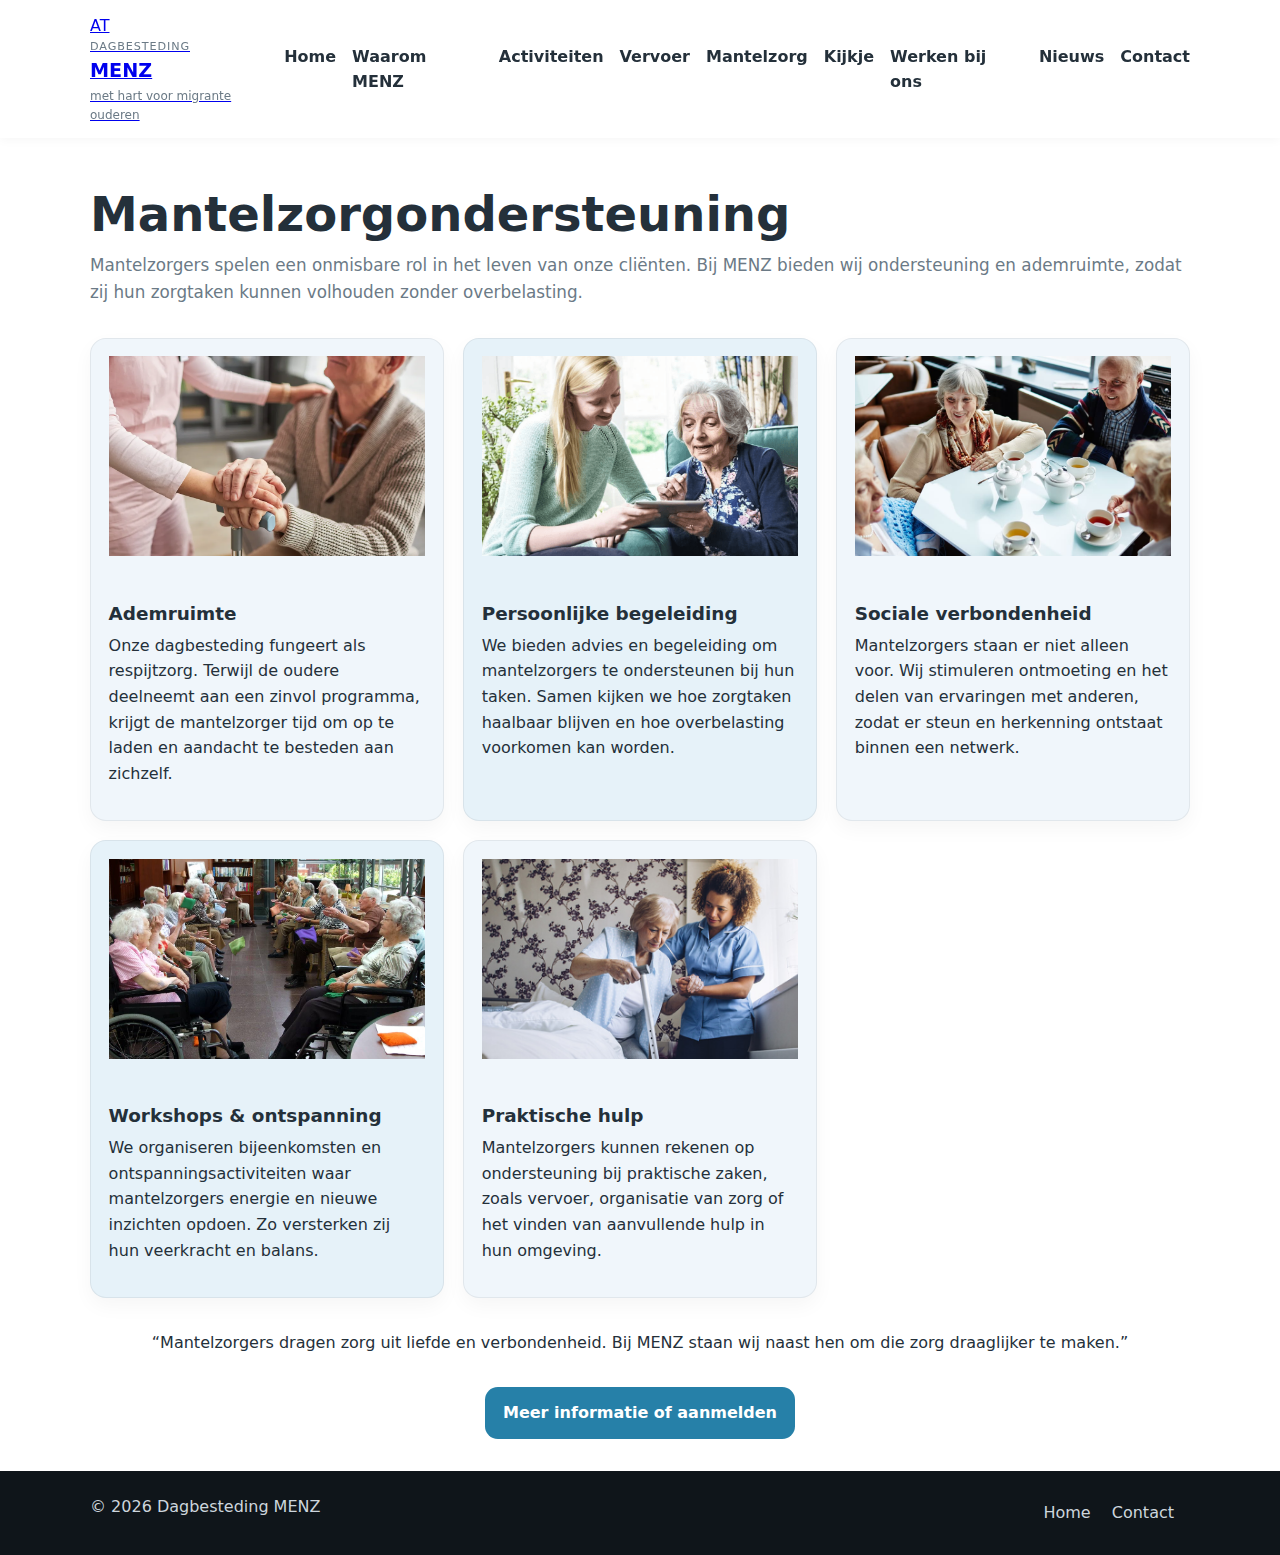
<file: mantelzorg.html>
<!DOCTYPE html>
<html lang="nl">
<head>
  <meta charset="utf-8" />
  <meta name="viewport" content="width=device-width, initial-scale=1" />
  <title>Mantelzorg – Dagbesteding MENZ</title>
  <link rel="stylesheet" href="css/style.css" />
</head>
<body>
  <header class="site-header">
    <div class="container header-inner">
      <a class="brand" href="index.html">
        <div class="brand-mark">AT</div>
        <div class="brand-text">
          <span class="brand-top">DAGBESTEDING</span>
          <span class="brand-name">MENZ</span>
          <span class="brand-sub">met hart voor migrante ouderen</span>
        </div>
      </a>
      <nav class="main-nav" aria-label="Hoofdmenu">
        <button class="nav-toggle" aria-expanded="false" aria-controls="navlist">Menu</button>
      <ul id="navlist">
        <li><a href="index.html">Home</a></li>
        <li><a href="waarom.html">Waarom MENZ</a></li>
        <li><a href="activiteiten.html">Activiteiten</a></li>
        <li><a href="vervoer.html">Vervoer</a></li>
        <li><a href="mantelzorg.html" class="active">Mantelzorg</a></li>
        <li><a href="een-kijkje-bij-ons.html">Kijkje</a></li>
        <li><a href="werken.html">Werken bij ons</a></li>
        <li><a href="nieuws.html">Nieuws</a></li>
        <li><a href="contact.html">Contact</a></li>
      </ul>
      </nav>
    </div>
  </header>

<p style="margin-bottom:1rem;">&nbsp;</p>

  <main>
  <section class="container">
    <h1>Mantelzorgondersteuning</h1>
    <p class="lead">
      Mantelzorgers spelen een onmisbare rol in het leven van onze cliënten. Bij MENZ bieden wij ondersteuning en ademruimte, zodat zij hun zorgtaken kunnen volhouden zonder overbelasting.
    </p>

    <div class="grid-3 cards" style="margin-top:2rem;">
      <article class="card" style="background:#f0f6fb;">
        <img src="images/img7.webp" alt="Ademruimte" class="card-img">
        <p style="margin-bottom:1rem;">&nbsp;</p>
        <h3>Ademruimte</h3>
        <p>
          Onze dagbesteding fungeert als respijtzorg. Terwijl de oudere deelneemt aan een zinvol programma, krijgt de mantelzorger tijd om op te laden en aandacht te besteden aan zichzelf.
        </p>
      </article>

      <article class="card" style="background:#e6f2f9;">
        <img src="images/img8.png" alt="Persoonlijke begeleiding" class="card-img">
        <p style="margin-bottom:1rem;">&nbsp;</p>
        <h3>Persoonlijke begeleiding</h3>
        <p>
          We bieden advies en begeleiding om mantelzorgers te ondersteunen bij hun taken. Samen kijken we hoe zorgtaken haalbaar blijven en hoe overbelasting voorkomen kan worden.
        </p>
      </article>

      <article class="card" style="background:#f0f6fb;">
        <img src="images/img9.jpg" alt="Sociale verbondenheid" class="card-img">
        <p style="margin-bottom:1rem;">&nbsp;</p>
        <h3>Sociale verbondenheid</h3>
        <p>
          Mantelzorgers staan er niet alleen voor. Wij stimuleren ontmoeting en het delen van ervaringen met anderen, zodat er steun en herkenning ontstaat binnen een netwerk.
        </p>
      </article>

      <article class="card" style="background:#e6f2f9;">
        <img src="images/img10.jpg" alt="Workshops" class="card-img">
        <p style="margin-bottom:1rem;">&nbsp;</p>
        <h3>Workshops & ontspanning</h3>
        <p>
          We organiseren bijeenkomsten en ontspanningsactiviteiten waar mantelzorgers energie en nieuwe inzichten opdoen. Zo versterken zij hun veerkracht en balans.
        </p>
      </article>

      <article class="card" style="background:#f0f6fb;">
        <img src="images/img11.jpg" alt="Praktische hulp" class="card-img">
        <p style="margin-bottom:1rem;">&nbsp;</p>
        <h3>Praktische hulp</h3>
        <p>
          Mantelzorgers kunnen rekenen op ondersteuning bij praktische zaken, zoals vervoer, organisatie van zorg of het vinden van aanvullende hulp in hun omgeving.
        </p>
      </article>
    </div>

    <blockquote class="highlight" style="margin-top:2rem; text-align:center;">
      “Mantelzorgers dragen zorg uit liefde en verbondenheid. Bij MENZ staan wij naast hen om die zorg draaglijker te maken.”
    </blockquote>

    <div style="text-align:center; margin-top:2rem;">
      <a href="contact.html" class="btn btn-primary">Meer informatie of aanmelden</a>
    </div>
  </section>
</main>

  <footer class="site-footer">
    <div class="container foot-inner">
      <p>&copy; <span id="year"></span> Dagbesteding MENZ</p>
      <nav aria-label="Footer">
        <a href="index.html">Home</a>
        <a href="contact.html">Contact</a>
      </nav>
    </div>
  </footer>

  <script>
    document.getElementById('year').textContent = new Date().getFullYear();
  </script>
</body>
</html>
</file>
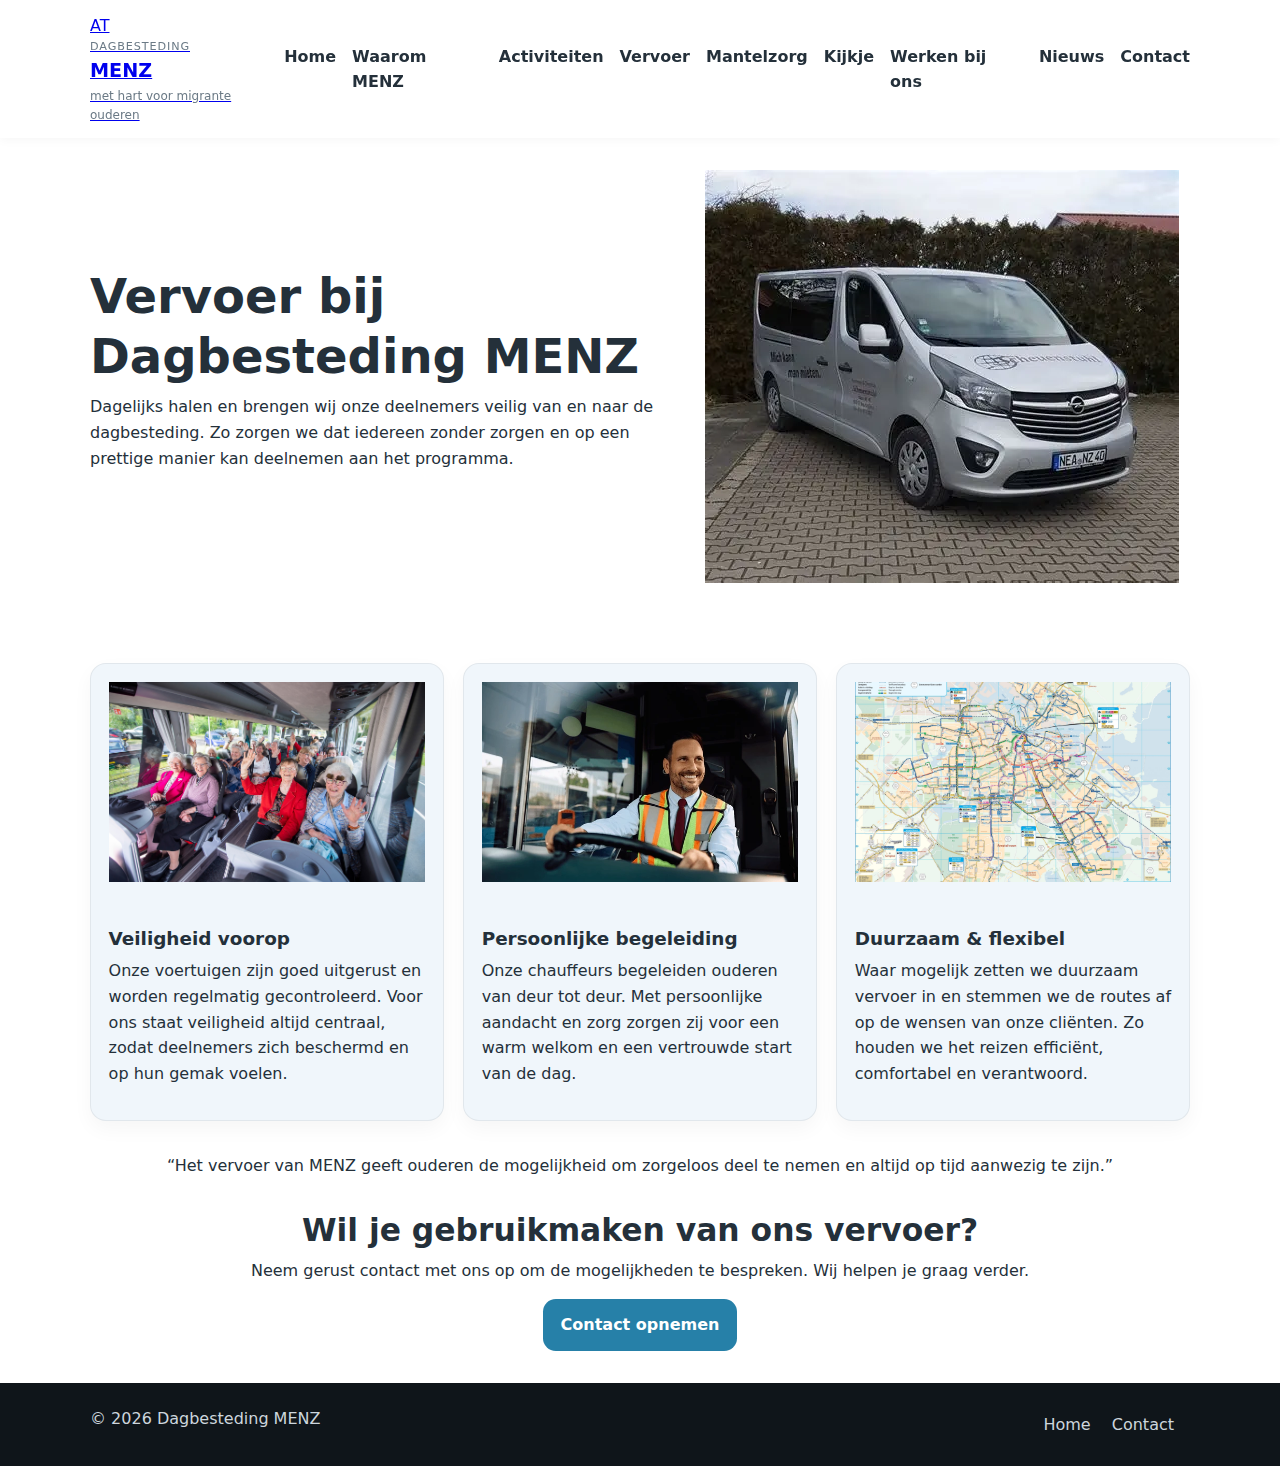
<file: vervoer.html>
<!DOCTYPE html>
<html lang="nl">
<head>
  <meta charset="utf-8" />
  <meta name="viewport" content="width=device-width, initial-scale=1" />
  <title>Vervoer – Dagbesteding MENZ</title>
  <link rel="stylesheet" href="css/style.css" />
</head>
<body>
  <header class="site-header">
    <div class="container header-inner">
      <a class="brand" href="index.html">
        <div class="brand-mark">AT</div>
        <div class="brand-text">
          <span class="brand-top">DAGBESTEDING</span>
          <span class="brand-name">MENZ</span>
          <span class="brand-sub">met hart voor migrante ouderen</span>
        </div>
      </a>
      <nav class="main-nav" aria-label="Hoofdmenu">
        <button class="nav-toggle" aria-expanded="false" aria-controls="navlist">Menu</button>
      <ul id="navlist">
        <li><a href="index.html">Home</a></li>
        <li><a href="waarom.html">Waarom MENZ</a></li>
        <li><a href="activiteiten.html">Activiteiten</a></li>
        <li><a href="vervoer.html" class="active">Vervoer</a></li>
        <li><a href="mantelzorg.html">Mantelzorg</a></li>
        <li><a href="een-kijkje-bij-ons.html">Kijkje</a></li>
        <li><a href="werken.html">Werken bij ons</a></li>
        <li><a href="nieuws.html">Nieuws</a></li>
        <li><a href="contact.html">Contact</a></li>
      </ul>
      </nav>
    </div>
  </header>

  <main>
    <!-- Hero sectie -->
    <section class="hero container">
      <div class="hero-text">
        <h1>Vervoer bij Dagbesteding MENZ</h1>
        <p>
          Dagelijks halen en brengen wij onze deelnemers veilig van en naar de dagbesteding. 
          Zo zorgen we dat iedereen zonder zorgen en op een prettige manier kan deelnemen aan het programma.
        </p>
      </div>
      <div class="hero-media">
        <img src="images/bus.webp" alt="Bus van MENZ" class="hero-image">
      </div>
    </section>

    <!-- Info blokken -->
    <section class="grid-3 cards container" style="margin-top:2rem; ">
      <article class="card" >
        <img src="images/img4.jpg" alt="Busje" class="card-img">
        <p style="margin-bottom:1rem;">&nbsp;</p>
        <h3>Veiligheid voorop</h3>
        <p>
          Onze voertuigen zijn goed uitgerust en worden regelmatig gecontroleerd. 
          Voor ons staat veiligheid altijd centraal, zodat deelnemers zich beschermd en op hun gemak voelen.
        </p>
      </article>
      <article class="card">
        <img src="images/img6.webp" alt="Vriendelijke chauffeur" class="card-img">
        <p style="margin-bottom:1rem;">&nbsp;</p>
        <h3>Persoonlijke begeleiding</h3>
        <p>
          Onze chauffeurs begeleiden ouderen van deur tot deur. 
          Met persoonlijke aandacht en zorg zorgen zij voor een warm welkom en een vertrouwde start van de dag.
        </p>
      </article>
      <article class="card">
        <img src="images/img5.jpg" alt="Flexibele planning" class="card-img">
        <p style="margin-bottom:1rem;">&nbsp;</p>
        <h3>Duurzaam & flexibel</h3>
        <p>
          Waar mogelijk zetten we duurzaam vervoer in en stemmen we de routes af op de wensen van onze cliënten. 
          Zo houden we het reizen efficiënt, comfortabel en verantwoord.
        </p>
      </article>
    </section>

    <!-- Quote -->
    <section class="quote container" style="margin-top:2rem; text-align:center;">
      <blockquote>
        “Het vervoer van MENZ geeft ouderen de mogelijkheid om zorgeloos deel te nemen en altijd op tijd aanwezig te zijn.”
      </blockquote>
    </section>

    <!-- Call to action -->
    <section class="cta container" style="margin-top:2rem; text-align:center;">
      <h2>Wil je gebruikmaken van ons vervoer?</h2>
      <p>Neem gerust contact met ons op om de mogelijkheden te bespreken. Wij helpen je graag verder.</p>
      <a class="btn btn-primary" href="contact.html">Contact opnemen</a>
    </section>
  </main>

  <footer class="site-footer">
    <div class="container foot-inner">
      <p>&copy; <span id="year"></span> Dagbesteding MENZ</p>
      <nav aria-label="Footer">
        <a href="index.html">Home</a>
        <a href="contact.html">Contact</a>
      </nav>
    </div>
  </footer>

  <script>
    document.getElementById('year').textContent = new Date().getFullYear();
  </script>
</body>
</html>
</file>
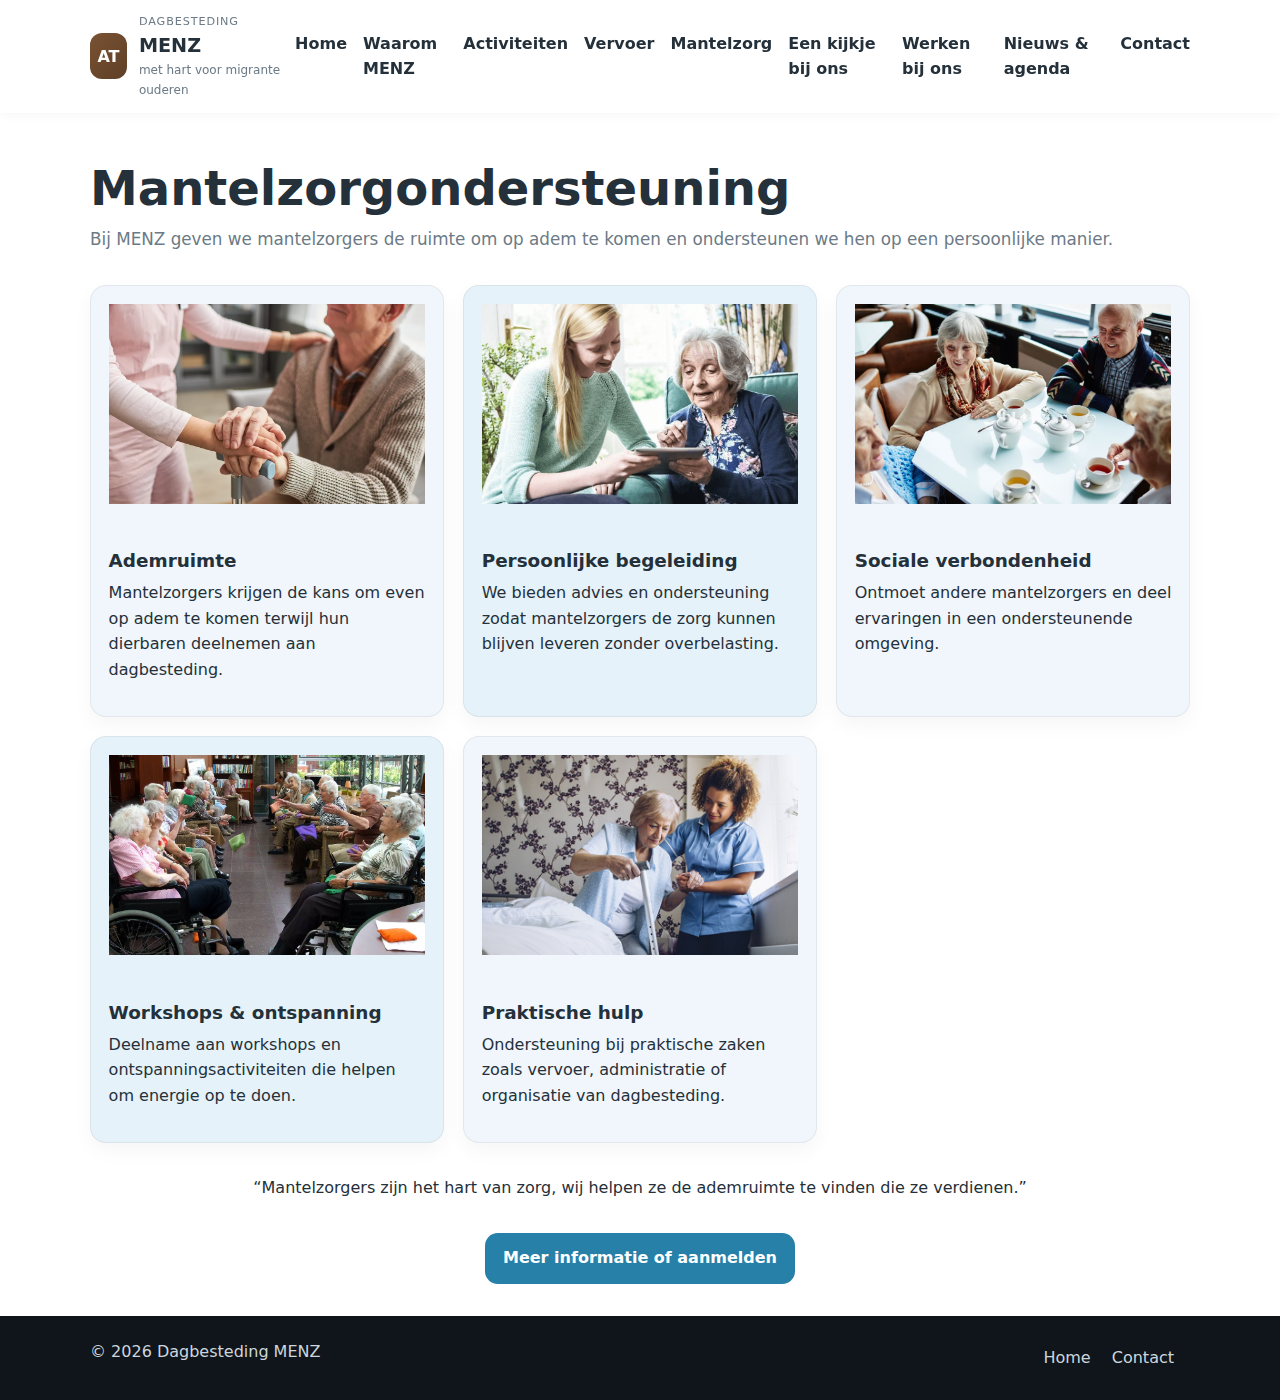
<file: MENZ/mantelzorg.html>
<!DOCTYPE html>
<html lang="nl">
<head>
  <meta charset="utf-8" />
  <meta name="viewport" content="width=device-width, initial-scale=1" />
  <title>Mantelzorg – Dagbesteding MENZ</title>
  <link rel="stylesheet" href="css/style.css" />
</head>
<body>
  <header class="site-header">
    <div class="container header-inner">
      <a class="brand" href="index.html">
        <div class="brand-mark">AT</div>
        <div class="brand-text">
          <span class="brand-top">DAGBESTEDING</span>
          <span class="brand-name">MENZ</span>
          <span class="brand-sub">met hart voor migrante ouderen</span>
        </div>
      </a>
      <nav class="main-nav" aria-label="Hoofdmenu">
        <button class="nav-toggle" aria-expanded="false" aria-controls="navlist">Menu</button>
      <ul id="navlist">
        <li><a href="index.html">Home</a></li>
        <li><a href="waarom.html">Waarom MENZ</a></li>
        <li><a href="activiteiten.html">Activiteiten</a></li>
        <li><a href="vervoer.html">Vervoer</a></li>
       <li><a href="mantelzorg.html" class="active">Mantelzorg</a></li>
        <li><a href="een-kijkje-bij-ons.html">Een kijkje bij ons</a></li>
        <li><a href="werken.html">Werken bij ons</a></li>
        <li><a href="nieuws.html">Nieuws & agenda</a></li>
        <li><a href="contact.html">Contact</a></li>
      </ul>
      </nav>
    </div>
  </header>

<p style="margin-bottom:1rem;">&nbsp;</p> <!-- voegt visuele ruimte toe -->

  <main>
  <section class="container">
    <h1>Mantelzorgondersteuning</h1>
    <p class="lead">
      Bij MENZ geven we mantelzorgers de ruimte om op adem te komen en ondersteunen we hen op een persoonlijke manier.
    </p>

    <div class="grid-3 cards" style="margin-top:2rem;">
      <article class="card" style="background:#f0f6fb;">
        <img src="images/img7.webp" alt="Ademruimte" class="card-img">
        <p style="margin-bottom:1rem;">&nbsp;</p> <!-- voegt ruimte toe -->
        <h3>Ademruimte</h3>
        <p>Mantelzorgers krijgen de kans om even op adem te komen terwijl hun dierbaren deelnemen aan dagbesteding.</p>
      </article>

      <article class="card" style="background:#e6f2f9;">
        <img src="images/img8.png" alt="Persoonlijke begeleiding" class="card-img">
        <p style="margin-bottom:1rem;">&nbsp;</p> <!-- voegt ruimte toe -->
        <h3>Persoonlijke begeleiding</h3>
        <p>We bieden advies en ondersteuning zodat mantelzorgers de zorg kunnen blijven leveren zonder overbelasting.</p>
      </article>

      <article class="card" style="background:#f0f6fb;">
        <img src="images/img9.jpg" alt="Sociale verbondenheid" class="card-img">
        <p style="margin-bottom:1rem;">&nbsp;</p> <!-- voegt ruimte toe -->
        <h3>Sociale verbondenheid</h3>
        <p>Ontmoet andere mantelzorgers en deel ervaringen in een ondersteunende omgeving.</p>
      </article>

      <article class="card" style="background:#e6f2f9;">
        <img src="images/img10.jpg" alt="Workshops" class="card-img">
        <p style="margin-bottom:1rem;">&nbsp;</p> <!-- voegt ruimte toe -->
        <h3>Workshops & ontspanning</h3>
        <p>Deelname aan workshops en ontspanningsactiviteiten die helpen om energie op te doen.</p>
      </article>

      <article class="card" style="background:#f0f6fb;">
        <img src="images/img11.jpg" alt="Praktische hulp" class="card-img">
        <p style="margin-bottom:1rem;">&nbsp;</p> <!-- voegt ruimte toe -->
        <h3>Praktische hulp</h3>
        <p>Ondersteuning bij praktische zaken zoals vervoer, administratie of organisatie van dagbesteding.</p>
      </article>
    </div>

    <blockquote class="highlight" style="margin-top:2rem; text-align:center;">
      “Mantelzorgers zijn het hart van zorg, wij helpen ze de ademruimte te vinden die ze verdienen.”
    </blockquote>

    <div style="text-align:center; margin-top:2rem;">
      <a href="contact.html" class="btn btn-primary">Meer informatie of aanmelden</a>
    </div>
  </section>
</main>



  <footer class="site-footer">
    <div class="container foot-inner">
      <p>&copy; <span id="year"></span> Dagbesteding MENZ</p>
      <nav aria-label="Footer">
        <a href="index.html">Home</a>
        <a href="contact.html">Contact</a>
      </nav>
    </div>
  </footer>

  <script>
    document.getElementById('year').textContent = new Date().getFullYear();
  </script>
</body>
</html>
</file>
<file: css/style.css>
/* ===================================================================
   STYLING – Dagbesteding MENZ
   Kleuren hier aanpassen:
   ------------------------------------------------------------------- */
:root{
  --brand-brown: #7a5233;   /* bruin/goudtint poster */
  --brand-brown-dark:#5e3f26;
  --brand-blue:  #2680a8;   /* blauw poster */
  --brand-blue-dark:#1f6e91;
  --ink: #24303a;
  --muted:#6b7a86;
  --bg:#ffffff;
  --paper:#f7f9fb;
  --ring: rgba(38,128,168,.35);
}

/* Basis */
*{box-sizing:border-box}
html,body{margin:0;padding:0}
body{
  font-family: "Nunito", system-ui, -apple-system, Segoe UI, Roboto, Arial, sans-serif;
  color:var(--ink);
  background:var(--bg);
  line-height:1.6;
}
img{max-width:100%;display:block}
.container{width:min(1100px, 92%); margin-inline:auto}

h1,h2,h3{line-height:1.25;margin:0 0 .5rem}
h1{font-size:clamp(1.8rem, 2.5vw + 1rem, 3rem); font-weight:800}
h2{font-size:clamp(1.4rem, 1.2vw + 1rem, 2rem); font-weight:800}
h3{font-size:1.15rem; font-weight:700}
p{margin:.25rem 0 1rem}
.lead{font-size:1.05rem;color:var(--muted)}

.video-container {
  position: relative;
  padding-bottom: 56.25%; /* 16:9 verhouding */
  height: 0;
  overflow: hidden;
  width: 100%;
  border-radius: 1rem;
  box-shadow: 0 12px 30px rgba(0,0,0,0.08);
}

.video-container iframe {
  position: absolute;
  top:0;
  left:0;
  width:100%;
  height:100%;
  border:0;
  border-radius:1rem;
}

.kijkje-photo {
  width: 100%;
  height: 200px;        /* gelijke hoogte voor alle foto's */
  object-fit: cover;    /* vult het vak zonder uitrekken */
  border-radius: 1rem;  /* afgeronde hoeken passend bij cards */
  box-shadow: 0 12px 30px rgba(0,0,0,0.08); /* lichte schaduw */
}

.btn-bordered {
  display: inline-block;
  padding: 0.8rem 1.2rem;
  border: 2px solid var(--brand-blue); /* past bij de blauwe accenten */
  border-radius: 0.8rem;
  background-color: transparent;
  color: var(--brand-blue);
  font-weight: 800;
  text-decoration: none;
  transition: all 0.3s ease;
  cursor: pointer;
}

.btn-bordered:hover {
  background-color: var(--brand-blue);
  color: #fff;
}


.btn{
  display:inline-block; padding:.8rem 1.1rem; border-radius:.8rem;
  text-decoration:none; font-weight:800; border:0; cursor:pointer;
}
.btn-primary{ background:var(--brand-blue); color:#fff }
.btn-primary:hover{ background:var(--brand-blue-dark) }

/* Header */
.site-header{
  position:sticky; top:0; z-index:10; background:var(--bg);
  box-shadow:0 2px 10px rgba(0,0,0,.04);
}
.header-inner{
  display:flex; align-items:center; justify-content:space-between; padding: .8rem 0;
}
.brand-mark{
  width:60px;
  height:auto;
  border-radius:0;
  background:none;
  display:block; 
}

.brand-text{display:grid}
.brand-top{font-size:.7rem; letter-spacing:.08em; color:var(--muted)}
.brand-name{font-size:1.2rem; font-weight:900}
.brand-sub{font-size:.75rem; color:var(--muted)}

.main-nav ul{list-style:none;display:flex;gap:1rem;padding:0;margin:0}
.main-nav a{color:var(--ink); text-decoration:none; font-weight:700}
.main-nav a:hover{color:var(--brand-blue)}
.nav-toggle{display:none}

.header-wave{
  height:18px;
  background: radial-gradient(180% 60% at 50% 0%, var(--brand-blue) 0, transparent 60%);
}

/* Hero */
.hero{
  display:grid; grid-template-columns: 1.2fr 1fr; gap:2rem; align-items:center;
  padding:2rem 0 3rem;
}
.photo-placeholder{
  min-height:260px; border-radius:1.2rem;
  background:
    linear-gradient(160deg, rgba(0,0,0,.15), rgba(0,0,0,0)),
    url('../img/placeholder-elderly.jpg') center/cover,
    linear-gradient(135deg, #d9e9f3, #f0f6fb);
  outline: 3px solid rgba(38,128,168,.1);
  box-shadow: 0 12px 30px rgba(0,0,0,.08);
}

.features.full-width {
  background: var(--paper); /* grijsvlak zoals bij de andere features */
  width: 100vw; /* volledige breedte van het scherm */
  margin-left: calc(-50vw + 50%); /* zorgt dat het echt van rand tot rand loopt */
  padding: 3rem 0;
}

.AltBlock .cards .card img {
  height: 200px; /* pas aan zodat het past bij de andere cards */
  object-fit: cover;
}


/* Features */
.features{padding:3rem 0; background:var(--paper)}
.checklist{margin:0;padding-left:1.2rem}
.checklist li{margin:.4rem 0}
.grid-2{display:grid;grid-template-columns:1fr 1fr; gap:2rem}
.grid-3{display:grid;grid-template-columns:repeat(3,1fr); gap:1.2rem}
.cards .card{
  background:#f0f6fb;;border-radius:1rem;padding:1.1rem;border:1px solid rgba(0,0,0,.06);
  box-shadow:0 8px 20px rgba(0,0,0,.04);
}

.card-img {
  width: 100%;        /* vult de breedte van het card blok */
  height: 200px;      /* stel een vaste hoogte in zodat alle afbeeldingen even hoog zijn */
  object-fit: cover;  /* behoudt aspect ratio en vult het kader netjes */
}


/* Mid blocks */
#vervoer, #mantelzorg{padding:3rem 0}
#vervoer .highlight{
  background: linear-gradient(135deg, var(--brand-blue), var(--brand-blue-dark));
  color:#fff; border-radius:1rem; padding:1.2rem; font-weight:700
}
.mid{align-items:center}

/* Contact */
.contact{padding:3rem 0; background:var(--paper)}
.contact-form{background:#fff;border:1px solid rgba(0,0,0,.06); border-radius:1rem; padding:1rem 1rem 1.2rem}
.form-grid{display:grid;grid-template-columns:1fr 1fr; gap:1rem}
.form-grid .full{grid-column:1/-1}
label{display:grid; gap:.4rem; font-weight:700}
input, textarea{
  width:100%; padding:.8rem .9rem; border-radius:.8rem; border:1px solid #d9e3ea;
  outline:0; font:inherit; background:#fff;
}
input:focus, textarea:focus{ box-shadow:0 0 0 4px var(--ring) }
.hp{display:none !important}
.feedback{margin:.8rem 0 0; font-weight:700}
.consent{margin:.8rem 0 1rem; font-weight:600}


.contact-details{
  display:grid; grid-template-columns:repeat(3,1fr); gap:1rem; margin-top:1.2rem
}
.contact-card{background:#fff; border:1px solid rgba(0,0,0,.06); border-radius:1rem; padding:1rem}

/* Footer */
.site-footer{padding:1.2rem 0; background:#0f151a; color:#cdd6dd;margin-top:2rem}
.site-footer a{color:#cdd6dd;text-decoration:none;margin-right:1rem}
.foot-inner{display:flex;align-items:center;justify-content:space-between}

/* Responsief */
@media (max-width: 900px){
  .hero{grid-template-columns:1fr; gap:1rem}
  .grid-2{grid-template-columns:1fr}
  .grid-3{grid-template-columns:1fr}
  .contact-details{grid-template-columns:1fr}
  .main-nav ul{display:none}
  .nav-toggle{display:inline-flex;align-items:center;gap:.5rem;
    background:#fff;border:1px solid #d9e3ea;border-radius:.7rem;
    padding:.45rem .7rem;font-weight:800;cursor:pointer}
  .main-nav[ data-open="true"] ul{display:flex;flex-direction:column;gap:.6rem;margin-top:.8rem}
}
.mantelzorg-section .block {
  display: flex;
  flex-direction: row;
  align-items: center;
  gap: 1.5rem;
  padding: 1.5rem;
  border-radius: 1rem;
  box-shadow: 0 6px 15px rgba(0,0,0,0.05);
}

.mantelzorg-section .block.left-img { flex-direction: row; }
.mantelzorg-section .block.right-img { flex-direction: row-reverse; }

.mantelzorg-section .photo-placeholder {
  width: 180px;
  min-height: 120px;
  border-radius: 12px;
  background-size: cover;
  background-position: center;
  flex-shrink: 0;
}

/* Responsive: stapel onder elkaar op mobiel */
@media (max-width:900px) {
  .mantelzorg-section .block {
    flex-direction: column !important;
    text-align: center;
  }
  .mantelzorg-section .photo-placeholder {
    width: 100%;
    min-height: 150px;
  }
}
</file>
<file: MENZ/css/style.css>
/* ===================================================================
   STYLING – Dagbesteding MENZ
   Kleuren hier aanpassen:
   ------------------------------------------------------------------- */
:root{
  --brand-brown: #7a5233;   /* bruin/goudtint poster */
  --brand-brown-dark:#5e3f26;
  --brand-blue:  #2680a8;   /* blauw poster */
  --brand-blue-dark:#1f6e91;
  --ink: #24303a;
  --muted:#6b7a86;
  --bg:#ffffff;
  --paper:#f7f9fb;
  --ring: rgba(38,128,168,.35);
}

/* Basis */
*{box-sizing:border-box}
html,body{margin:0;padding:0}
body{
  font-family: "Nunito", system-ui, -apple-system, Segoe UI, Roboto, Arial, sans-serif;
  color:var(--ink);
  background:var(--bg);
  line-height:1.6;
}
img{max-width:100%;display:block}
.container{width:min(1100px, 92%); margin-inline:auto}

h1,h2,h3{line-height:1.25;margin:0 0 .5rem}
h1{font-size:clamp(1.8rem, 2.5vw + 1rem, 3rem); font-weight:800}
h2{font-size:clamp(1.4rem, 1.2vw + 1rem, 2rem); font-weight:800}
h3{font-size:1.15rem; font-weight:700}
p{margin:.25rem 0 1rem}
.lead{font-size:1.05rem;color:var(--muted)}

.btn{
  display:inline-block; padding:.8rem 1.1rem; border-radius:.8rem;
  text-decoration:none; font-weight:800; border:0; cursor:pointer;
}
.btn-primary{ background:var(--brand-blue); color:#fff }
.btn-primary:hover{ background:var(--brand-blue-dark) }

/* Header */
.site-header{
  position:sticky; top:0; z-index:10; background:var(--bg);
  box-shadow:0 2px 10px rgba(0,0,0,.04);
}
.header-inner{
  display:flex; align-items:center; justify-content:space-between; padding: .8rem 0;
}
.brand{display:flex; align-items:center; gap:.75rem; text-decoration:none; color:inherit}
.brand-mark{
  width:46px;height:46px;border-radius:12px;
  background:linear-gradient(135deg, var(--brand-brown), var(--brand-brown-dark));
  color:#fff;font-weight:900;display:grid;place-items:center;
}
.brand-text{display:grid}
.brand-top{font-size:.7rem; letter-spacing:.08em; color:var(--muted)}
.brand-name{font-size:1.2rem; font-weight:900}
.brand-sub{font-size:.75rem; color:var(--muted)}

.main-nav ul{list-style:none;display:flex;gap:1rem;padding:0;margin:0}
.main-nav a{color:var(--ink); text-decoration:none; font-weight:700}
.main-nav a:hover{color:var(--brand-blue)}
.nav-toggle{display:none}

.header-wave{
  height:18px;
  background: radial-gradient(180% 60% at 50% 0%, var(--brand-blue) 0, transparent 60%);
}

/* Hero */
.hero{
  display:grid; grid-template-columns: 1.2fr 1fr; gap:2rem; align-items:center;
  padding:2rem 0 3rem;
}
.photo-placeholder{
  min-height:260px; border-radius:1.2rem;
  background:
    linear-gradient(160deg, rgba(0,0,0,.15), rgba(0,0,0,0)),
    url('../img/placeholder-elderly.jpg') center/cover,
    linear-gradient(135deg, #d9e9f3, #f0f6fb);
  outline: 3px solid rgba(38,128,168,.1);
  box-shadow: 0 12px 30px rgba(0,0,0,.08);
}

.features.full-width {
  background: var(--paper); /* grijsvlak zoals bij de andere features */
  width: 100vw; /* volledige breedte van het scherm */
  margin-left: calc(-50vw + 50%); /* zorgt dat het echt van rand tot rand loopt */
  padding: 3rem 0;
}

.AltBlock .cards .card img {
  height: 200px; /* pas aan zodat het past bij de andere cards */
  object-fit: cover;
}


/* Features */
.features{padding:3rem 0; background:var(--paper)}
.checklist{margin:0;padding-left:1.2rem}
.checklist li{margin:.4rem 0}
.grid-2{display:grid;grid-template-columns:1fr 1fr; gap:2rem}
.grid-3{display:grid;grid-template-columns:repeat(3,1fr); gap:1.2rem}
.cards .card{
  background:#f0f6fb;;border-radius:1rem;padding:1.1rem;border:1px solid rgba(0,0,0,.06);
  box-shadow:0 8px 20px rgba(0,0,0,.04);
}

.card-img {
  width: 100%;        /* vult de breedte van het card blok */
  height: 200px;      /* stel een vaste hoogte in zodat alle afbeeldingen even hoog zijn */
  object-fit: cover;  /* behoudt aspect ratio en vult het kader netjes */
}


/* Mid blocks */
#vervoer, #mantelzorg{padding:3rem 0}
#vervoer .highlight{
  background: linear-gradient(135deg, var(--brand-blue), var(--brand-blue-dark));
  color:#fff; border-radius:1rem; padding:1.2rem; font-weight:700
}
.mid{align-items:center}

/* Contact */
.contact{padding:3rem 0; background:var(--paper)}
.contact-form{background:#fff;border:1px solid rgba(0,0,0,.06); border-radius:1rem; padding:1rem 1rem 1.2rem}
.form-grid{display:grid;grid-template-columns:1fr 1fr; gap:1rem}
.form-grid .full{grid-column:1/-1}
label{display:grid; gap:.4rem; font-weight:700}
input, textarea{
  width:100%; padding:.8rem .9rem; border-radius:.8rem; border:1px solid #d9e3ea;
  outline:0; font:inherit; background:#fff;
}
input:focus, textarea:focus{ box-shadow:0 0 0 4px var(--ring) }
.hp{display:none !important}
.feedback{margin:.8rem 0 0; font-weight:700}
.consent{margin:.8rem 0 1rem; font-weight:600}


.contact-details{
  display:grid; grid-template-columns:repeat(3,1fr); gap:1rem; margin-top:1.2rem
}
.contact-card{background:#fff; border:1px solid rgba(0,0,0,.06); border-radius:1rem; padding:1rem}

/* Footer */
.site-footer{padding:1.2rem 0; background:#0f151a; color:#cdd6dd;margin-top:2rem}
.site-footer a{color:#cdd6dd;text-decoration:none;margin-right:1rem}
.foot-inner{display:flex;align-items:center;justify-content:space-between}

/* Responsief */
@media (max-width: 900px){
  .hero{grid-template-columns:1fr; gap:1rem}
  .grid-2{grid-template-columns:1fr}
  .grid-3{grid-template-columns:1fr}
  .contact-details{grid-template-columns:1fr}
  .main-nav ul{display:none}
  .nav-toggle{display:inline-flex;align-items:center;gap:.5rem;
    background:#fff;border:1px solid #d9e3ea;border-radius:.7rem;
    padding:.45rem .7rem;font-weight:800;cursor:pointer}
  .main-nav[ data-open="true"] ul{display:flex;flex-direction:column;gap:.6rem;margin-top:.8rem}
}
.mantelzorg-section .block {
  display: flex;
  flex-direction: row;
  align-items: center;
  gap: 1.5rem;
  padding: 1.5rem;
  border-radius: 1rem;
  box-shadow: 0 6px 15px rgba(0,0,0,0.05);
}

.mantelzorg-section .block.left-img { flex-direction: row; }
.mantelzorg-section .block.right-img { flex-direction: row-reverse; }

.mantelzorg-section .photo-placeholder {
  width: 180px;
  min-height: 120px;
  border-radius: 12px;
  background-size: cover;
  background-position: center;
  flex-shrink: 0;
}

/* Responsive: stapel onder elkaar op mobiel */
@media (max-width:900px) {
  .mantelzorg-section .block {
    flex-direction: column !important;
    text-align: center;
  }
  .mantelzorg-section .photo-placeholder {
    width: 100%;
    min-height: 150px;
  }
}
</file>
